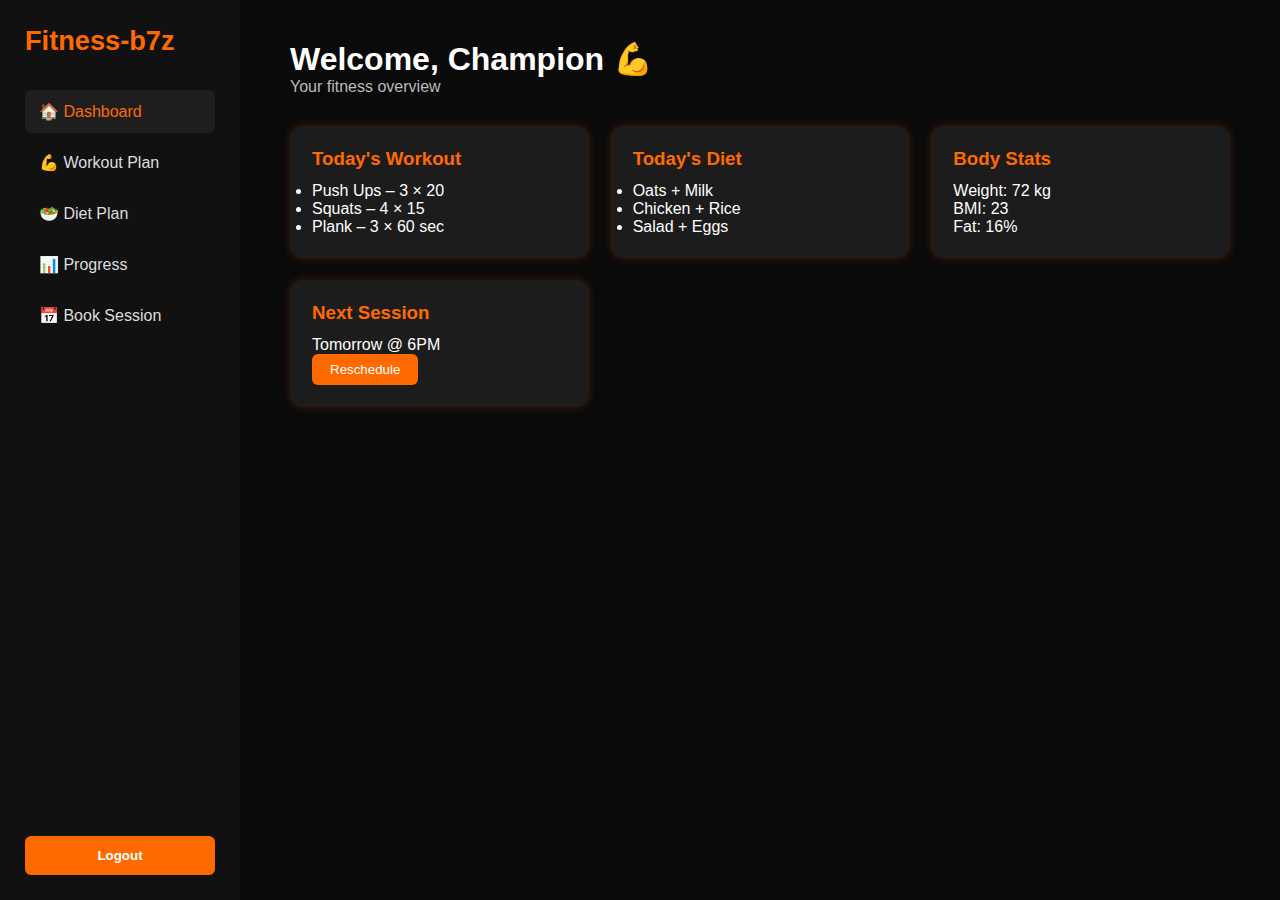
<file: gym-trainer/gym-frontend/dashboard.html>
<!DOCTYPE html>
<html lang="en">
<head>
  <meta charset="UTF-8">
  <meta name="viewport" content="width=device-width, initial-scale=1.0">
  <title>Dashboard – Fitness-b7z</title>
  <link rel="stylesheet" href="styles.css">
</head>
<body class="dash-body">

<div class="dash-layout">
  
  <!-- SIDEBAR -->
  <aside class="sidebar">
    <div class="logo">Fitness-b7z</div>
    <ul>
      <li class="active">🏠 Dashboard</li>
      <li>💪 Workout Plan</li>
      <li>🥗 Diet Plan</li>
      <li>📊 Progress</li>
      <li>📅 Book Session</li>
    </ul>
    <button class="btn-primary logout-btn" onclick="logout()">Logout</button>
  </aside>

  <!-- MAIN CONTENT -->
  <main class="dash-main">
    <div class="dash-header">
      <h2>Welcome, Champion 💪</h2>
      <p>Your fitness overview</p>
    </div>

    <div class="dash-grid">
      
      <div class="dash-card">
        <h3>Today's Workout</h3>
        <ul>
          <li>Push Ups – 3 × 20</li>
          <li>Squats – 4 × 15</li>
          <li>Plank – 3 × 60 sec</li>
        </ul>
      </div>

      <div class="dash-card">
        <h3>Today's Diet</h3>
        <ul>
          <li>Oats + Milk</li>
          <li>Chicken + Rice</li>
          <li>Salad + Eggs</li>
        </ul>
      </div>

      <div class="dash-card">
        <h3>Body Stats</h3>
        <p>Weight: 72 kg</p>
        <p>BMI: 23</p>
        <p>Fat: 16%</p>
      </div>

      <div class="dash-card">
        <h3>Next Session</h3>
        <p>Tomorrow @ 6PM</p>
        <button class="btn-small">Reschedule</button>
      </div>

    </div>
  </main>
</div>

<script>
function logout(){
  localStorage.removeItem("user");
  window.location.href="index.html";
}
</script>

</body>
</html>
</file>
<file: gym-trainer/gym-frontend/styles.css>
/* GLOBAL */
*{margin:0;padding:0;box-sizing:border-box;font-family:Arial,sans-serif;}
body{background:#080808;color:#fff;}

/* NAV */
.navbar{
  display:flex;justify-content:space-between;align-items:center;
  padding:18px 50px;background:#0d0d0d;position:fixed;top:0;width:100%;z-index:100;
}
.navbar a{color:#fff;margin:0 15px;text-decoration:none;font-size:0.95rem;}
.logo{color:#ff6a00;font-size:1.8rem;font-weight:bold;}

/* HERO */
.hero{
  height:90vh;
  background:
    linear-gradient(to right,rgba(0,0,0,0.95),rgba(0,0,0,0.3)),
    url("image/photo.jpg") center/cover no-repeat;
  display:flex;align-items:center;padding-left:70px;
}
.hero-content-left{max-width:550px;}
.hero-content-left h1{font-size:3.1rem;font-weight:900;line-height:1.3;}
.hero-content-left p{margin:18px 0 28px;font-size:1.1rem;color:#ddd;}

/* BUTTON */
.btn-primary{
  background:#ff6a00;border:none;color:#fff;padding:12px 25px;border-radius:6px;
  cursor:pointer;font-weight:bold;transition:0.3s;
}
.btn-primary:hover{background:#ff7f22;}
.pulse{animation:pulse 1.8s infinite;}
@keyframes pulse{0%,100%{transform:scale(1);}50%{transform:scale(1.08);}}

/* SECTIONS */
.section{text-align:center;padding:80px 20px;background:#111;}
.section h2{font-size:2rem;margin-bottom:12px;}
.section p{color:#aaa;margin-bottom:40px;}

/* SERVICE & PRICE CARDS */
.cards{
  display:flex;justify-content:center;gap:22px;flex-wrap:wrap;
}
.card,.price-card{
  background:#1a1a1a;padding:20px;border-radius:10px;width:260px;
  transition:0.3s;box-shadow:0 0 10px rgba(255,106,0,0.15);
}
.card:hover,.price-card:hover{transform:translateY(-8px);}
.card img{width:100%;height:150px;object-fit:cover;border-radius:6px;margin-bottom:14px;}

.price-card{text-align:center;}
.price-card .price{font-size:1.8rem;font-weight:bold;margin:12px 0;}
.price-card span{font-size:0.9rem;color:#ccc;}
.price-card.highlight{border:2px solid #ff6a00;}

/* SOCIAL BUTTONS */
.social-links{margin-top:20px;}
.social-links a{
  display:inline-flex;align-items:center;gap:8px;
  border-radius:25px;padding:10px 22px;margin:6px;
  text-decoration:none;font-weight:bold;font-size:1rem;
  transition:.3s;
}

.yt{background:#ff0000;color:#fff;}
.yt:hover{background:#cc0000;transform:translateY(-4px);}
.ig{
  background:linear-gradient(45deg,#feda75,#fa7e1e,#d62976,#962fbf,#4f5bd5);
  color:#fff;
}
.ig:hover{transform:translateY(-4px);opacity:.95;}
.ln{background:#0077b5;color:#fff;}
.ln:hover{background:#005f8d;transform:translateY(-4px);}

/* FOOTER */
footer{text-align:center;padding:25px;background:#0d0d0d;color:#777;}

/* LOGIN POPUP */
.modal{
  display:none;position:fixed;inset:0;background:rgba(0,0,0,0.7);
  justify-content:center;align-items:center;
}
.modal-content{
  background:#222;padding:25px;width:300px;border-radius:10px;text-align:center;
}
.close{
  float:right;color:#ff6a00;cursor:pointer;font-size:1.6rem;
}

/* ===================================================== */
/* DASHBOARD STYLING */
/* ===================================================== */

.dash-body{background:#0a0a0a;}

.dash-layout{display:flex;min-height:100vh;}

/* SIDEBAR */
.sidebar{
  width:240px;background:#111;padding:25px;
  display:flex;flex-direction:column;align-items:flex-start;
}
.sidebar .logo{
  font-size:1.7rem;color:#ff6a00;font-weight:bold;margin-bottom:25px;
}
.sidebar ul{width:100%;}
.sidebar ul li{
  list-style:none;padding:12px 14px;margin:8px 0;border-radius:6px;
  cursor:pointer;color:#ddd;transition:0.3s;
}
.sidebar ul li:hover,
.sidebar ul li.active{
  background:#1e1e1e;color:#ff6a00;
}
.logout-btn{width:100%;margin-top:auto;}

/* MAIN AREA */
.dash-main{flex:1;padding:40px 50px;}
.dash-header h2{font-size:2rem;font-weight:bold;}
.dash-header p{color:#bbb;}

/* DASH CARDS */
.dash-grid{
  display:grid;
  grid-template-columns:repeat(auto-fit,minmax(260px,1fr));
  gap:22px;margin-top:30px;
}
.dash-card{
  background:#1c1c1c;padding:22px;border-radius:12px;
  box-shadow:0 0 10px rgba(255,106,0,0.2);
  transition:.3s;
}
.dash-card:hover{transform:translateY(-6px);}
.dash-card h3{margin-bottom:12px;color:#ff6a00;}

.btn-small{
  background:#ff6a00;border:none;color:#fff;padding:8px 18px;
  border-radius:6px;cursor:pointer;
}
.btn-small:hover{background:#ff7f22;}


/* WORKOUT VIDEO SECTION */
.video-grid {
  display: flex;
  justify-content: center;
  gap: 22px;
  flex-wrap: wrap;
  margin-top: 30px;
}

.video-grid {
  display: flex;
  justify-content: center;
  gap: 22px;
  flex-wrap: wrap;
  margin-top: 30px;
}

.video-card {
  width: 330px;
  background: #1b1b1b;
  padding: 15px;
  border-radius: 14px;
  text-align: center;
  box-shadow: 0 0 15px rgba(255,106,0,0.25);
  transition: .3s;
}
.video-card:hover { transform: translateY(-10px); }

.video-thumb {
  width: 100%;
  height: 180px;
  object-fit: cover;
  border-radius: 10px;
  margin-bottom: 10px;
}

.video-card iframe,
.video-card video {
  width: 100%;
  height: 200px;
  border-radius: 12px;
  margin-top: 10px;
}

.video-card h3 {
  margin-top: 10px;
  color: #ff6a00;
  font-size: 1.15rem;
  font-weight: bold;
}
</file>
